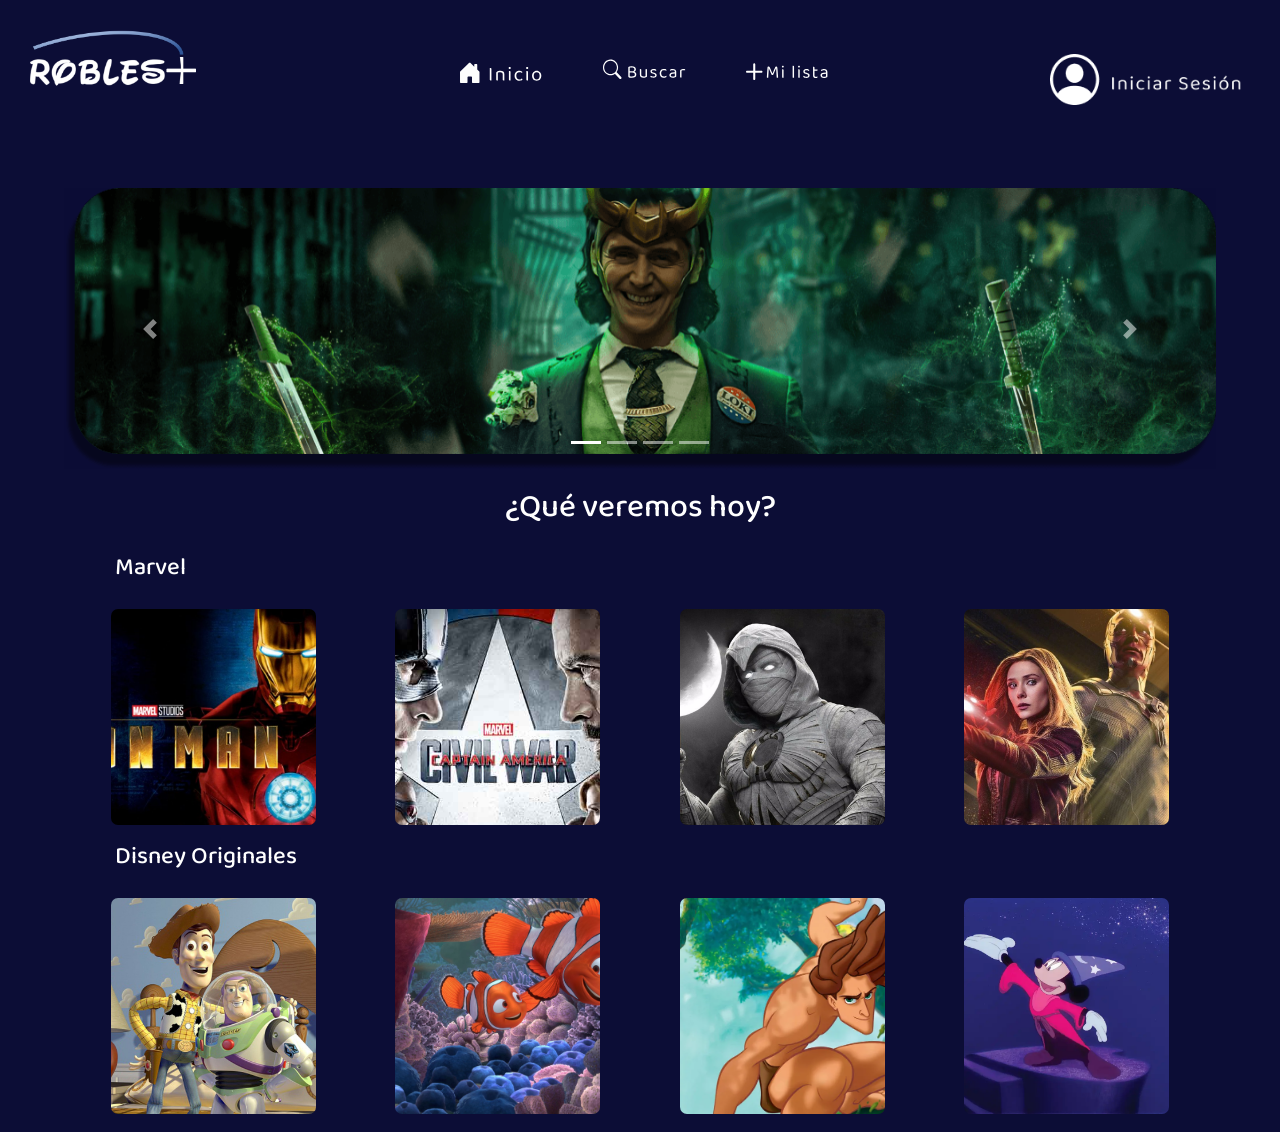
<file: index.html>
<!DOCTYPE html>
<html lang="es">
<head>
    <meta charset="UTF-8">
    <meta http-equiv="X-UA-Compatible" content="IE=edge">
    <meta name="viewport" content="width=device-width, initial-scale=1.0">
    <!-- Bootstrap css -->
    <link rel="stylesheet" href="https://cdn.jsdelivr.net/npm/bootstrap@4.6.1/dist/css/bootstrap.min.css" integrity="sha384-zCbKRCUGaJDkqS1kPbPd7TveP5iyJE0EjAuZQTgFLD2ylzuqKfdKlfG/eSrtxUkn" crossorigin="anonymous">    
    <link rel="stylesheet" href="assets/css/style.css">
    <!-- Para iconos outline google -->
    <link rel="stylesheet" href="https://fonts.googleapis.com/css?family=Material+Icons+Outlined">
    <title>Robles+</title>
</head>
<body>

    <header class="header">

        <nav class="nav"> 
            <img src="assets/img/Logo Robles+.png" alt="Logo" class="logo" />  
            <a href="#"><img src="assets/svg/Boton-Inicio.svg" alt="boton inicio"  class="btnnav"/></a>
            <a href="#"><img src="assets/svg/Boton-Buscar.svg" alt="login"  class="btnnav"/></a>   
            <a href="#"><img src="assets/svg/Boton-Lista.svg" alt="login"  class="btnnav"/></a>
            <a href="milista.html"><img src="assets/img/loginbtn.png" alt="login" class="login"/> </a> 
 
        </nav>
        
    </header>

    <section id="contenedor-slide">
        <div id="carouselExampleIndicators" class="carousel slide" data-ride="carousel">
            <ol class="carousel-indicators">
              <li data-target="#carouselExampleIndicators" data-slide-to="0" class="active"></li>
              <li data-target="#carouselExampleIndicators" data-slide-to="1"></li>
              <li data-target="#carouselExampleIndicators" data-slide-to="2"></li>
              <li data-target="#carouselExampleIndicators" data-slide-to="3"></li>
              
            </ol>
            <div class="carousel-inner">
              <div class="carousel-item active">
                <img class="d-block w-100" src="assets/img/marvel-slide.png" alt="First slide">
              </div>
              <div class="carousel-item">
                <img class="d-block w-100" src="assets/img/disney-slide.png" alt="Second slide">
              </div>
              <div class="carousel-item">
                <img class="d-block w-100" src="assets/img/stw-slide.png" alt="Third slide">
              </div>
              <div class="carousel-item">
                <img class="d-block w-100" src="assets/img/natgeo-slide.png" alt="Fourth slide">
              </div>
            </div>
            <a class="carousel-control-prev" href="#carouselExampleIndicators" role="button" data-slide="prev">
              <span class="carousel-control-prev-icon" aria-hidden="true"></span>
              <span class="sr-only"></span>
            </a>
            <a class="carousel-control-next" href="#carouselExampleIndicators" role="button" data-slide="next">
              <span class="carousel-control-next-icon" aria-hidden="true"></span>
              <span class="sr-only"></span>
            </a>
          </div>
    </section>
    
    <main class="main">
      
      <h2>¿Qué veremos hoy?</h2>

      <section class="contenedor-contenido">

        <div class="contenido">
          
            <h4>Marvel</h4>
          <a href=""><img src="assets/img/iron-man.jpg" alt="img"></a>
          <a href=""><img src="assets/img/civilwar.jpeg" alt="img"></a>
          <a href=""><img src="assets/img/moon.jpg" alt="img"></a>
          <a href=""><img src="assets/img/wandavision.jpg" alt="img"></a>
       
          <h4>Disney Originales</h4>
          <img src="assets/img/toystory.jpg" alt="img">
          <img src="assets/img/nemo.jpg" alt="img">
          <img src="assets/img/tarzan.jpg" alt="img">
          <img src="assets/img/mickey.jpg" alt="img">
        
        </div>

      </section>

    </main>

    
     <!-- Bootstrap JS  -->
<script src="https://cdn.jsdelivr.net/npm/jquery@3.5.1/dist/jquery.slim.min.js" integrity="sha384-DfXdz2htPH0lsSSs5nCTpuj/zy4C+OGpamoFVy38MVBnE+IbbVYUew+OrCXaRkfj" crossorigin="anonymous"></script>
<script src="https://cdn.jsdelivr.net/npm/bootstrap@4.6.1/dist/js/bootstrap.bundle.min.js" integrity="sha384-fQybjgWLrvvRgtW6bFlB7jaZrFsaBXjsOMm/tB9LTS58ONXgqbR9W8oWht/amnpF" crossorigin="anonymous"></script>

</body>
</html>
</file>
<file: assets/css/style.css>
@import url('https://fonts.googleapis.com/css2?family=Baloo+Da+2:wght@400;500;600&display=swap');

:root
{
    --colorprimario: #0C0D36;
    --colorsecundario: #23459E;
    --colorextra: #1555B6;
    --blanco: white;

}

*
{
    /* Reseteamos propiedas del documento */
    margin: 0;
    padding: 0;
    outline: 0;
    box-sizing: border-box;
}


body{
    overflow-x:hidden
}

html, body{
    
    /* En el html y body se debe modificar su altura para que el degradado
    tenga sentido y se muestre bien*/

    height:100%;
    background-color: var(--colorprimario);
    font-family: 'Baloo Da 2', cursive;
    


}

.main h2
{
color: white;
margin-top: 1.5vw;
text-align: center;
}

.nav
{
    background-image: url("https://i.ibb.co/0fchgHs/Rectangle-5.png");
    min-height: 150px;
    width: 100vw;
}

.nav .logo
{
    
    width: 13vw;
    position: absolute;
    left: 30px;
    top: 30px;
}


.nav .btnnav
{
    
    float: left;
    position: relative;
    left: 300%;
    top: 55px;
    margin: 0 30px 0 30px;
    text-decoration: none;
    width: 6.5vw;



}

.nav .btnnav:hover
{
       /* Este dropsadow nos permite una sombra que rodea exactamente todo el contenido*/
       filter: drop-shadow(0 0 2.5px var(--blanco));
       transition: all 0.5s;
}



.nav .login
{
    width: 15vw; 
    position: absolute;
    left: 82%;
    top: 6%;
    transition: all 0.5s;

}

.nav .login:hover
{

    /* Este dropsadow nos permite una sombra que rodea exactamente todo el contenido*/
    filter: drop-shadow(0 0 2.5px var(--blanco));
    transition: all 0.5s;
  
    
}

#contenedor-slide
{
   
   margin-left: 5%;
   margin-top: 3%;
   width: 90vw;
   text-align: center;

}

/* Se encarga de la transición de slide*/
.carousel-item
{
    transition: all 0.5s ;
}

/* Estilos para el contenedor de contenido*/
.contenedor-contenido
{
    position: relative;
    left: 5vw;
    width: 90vw;

}


.contenido
{

  position: relative;
  margin-top: 3vh;
  text-align: center;
  color: var(--blanco);
    
}

.contenido img
{
    position: relative;
    margin-left: 3vw;
    margin-right: 3vw;
    margin-top: 2vh;
    margin-bottom: 2vh;
    width: 16vw;
    height: 24vh;
    border-radius: 7px;
    transition: all 0.5s;
    /*Esta propiedad permite que las imagenes no se estiren*/
    object-fit: cover;
    
}

.contenido img:hover
{
    filter: drop-shadow(0 0 4px var(--blanco));
    transition: all 0.5s;
}

.contenido h4
{

    position: relative;
    text-align: left;
    margin-left: 4vw;
    transition: all 0.5s;
    
}

.contenido h4:hover
{
    filter: drop-shadow(0 0 2px var(--blanco));
    transition: all 0.5s;
}

/* Media Queries Responsivo */

/*Tablet*/
/*Vertical*/
@media (min-width: 576px) and (max-width: 991.98px) and (orientation:portrait) 
{
   
    .nav .login
{
    width: 13vw; 
    position: absolute;
    left: 82%;
    top: 5%;
    transition: all 0.5s;

}

.nav{
    min-height: 120px;
}

.nav .btnnav
{
    
   
    left: 170%;
    top: 40px;
    margin: 0 20px 0 20px;
    width: 8vw;

}

.contenido img
{
   
  
 
    width: 50vw;
    height: 20vh;
    border-radius: 20px;

    
}

.contenido h4
{
    text-align: center;
}

}


/*Disposotivos movil*/
/*Vertical*/
@media (max-width: 575.98px)and (orientation:portrait) {
    
    
    .nav .login
{
    width: 14vw; 
    position: absolute;
    left: 82%;
    top: 6%;
    transition: all 0.5s;

}

.nav{
    min-height: 100px;
}

.nav .btnnav
{
    
   
    left: 170%;
    top: 40px;
    margin: 0 20px 0 20px;
    width: 9vw;

}

.contenido img
{
 
    width: 50vw;
    height: 20vh;
    border-radius: 20px;
 
}

.contenido h4
{
    text-align: center;
}

 }

 @media (max-width: 720px)and (orientation:portrait) {
    
    
    .nav .login
{
    width: 12vw; 
    position: absolute;
    left: 82%;
    top: 6%;
    transition: all 0.5s;

}

.nav{
    min-height: 100px;
}

.nav .btnnav
{
    
   
    left: 165%;
    top: 40px;
    margin: 0 20px 0 20px;
    width: 9vw;

}

.contenido img
{
 
    width: 50vw;
    height: 20vh;
    border-radius: 20px;
 
}

.contenido h4
{
    text-align: center;
}

 }
</file>
